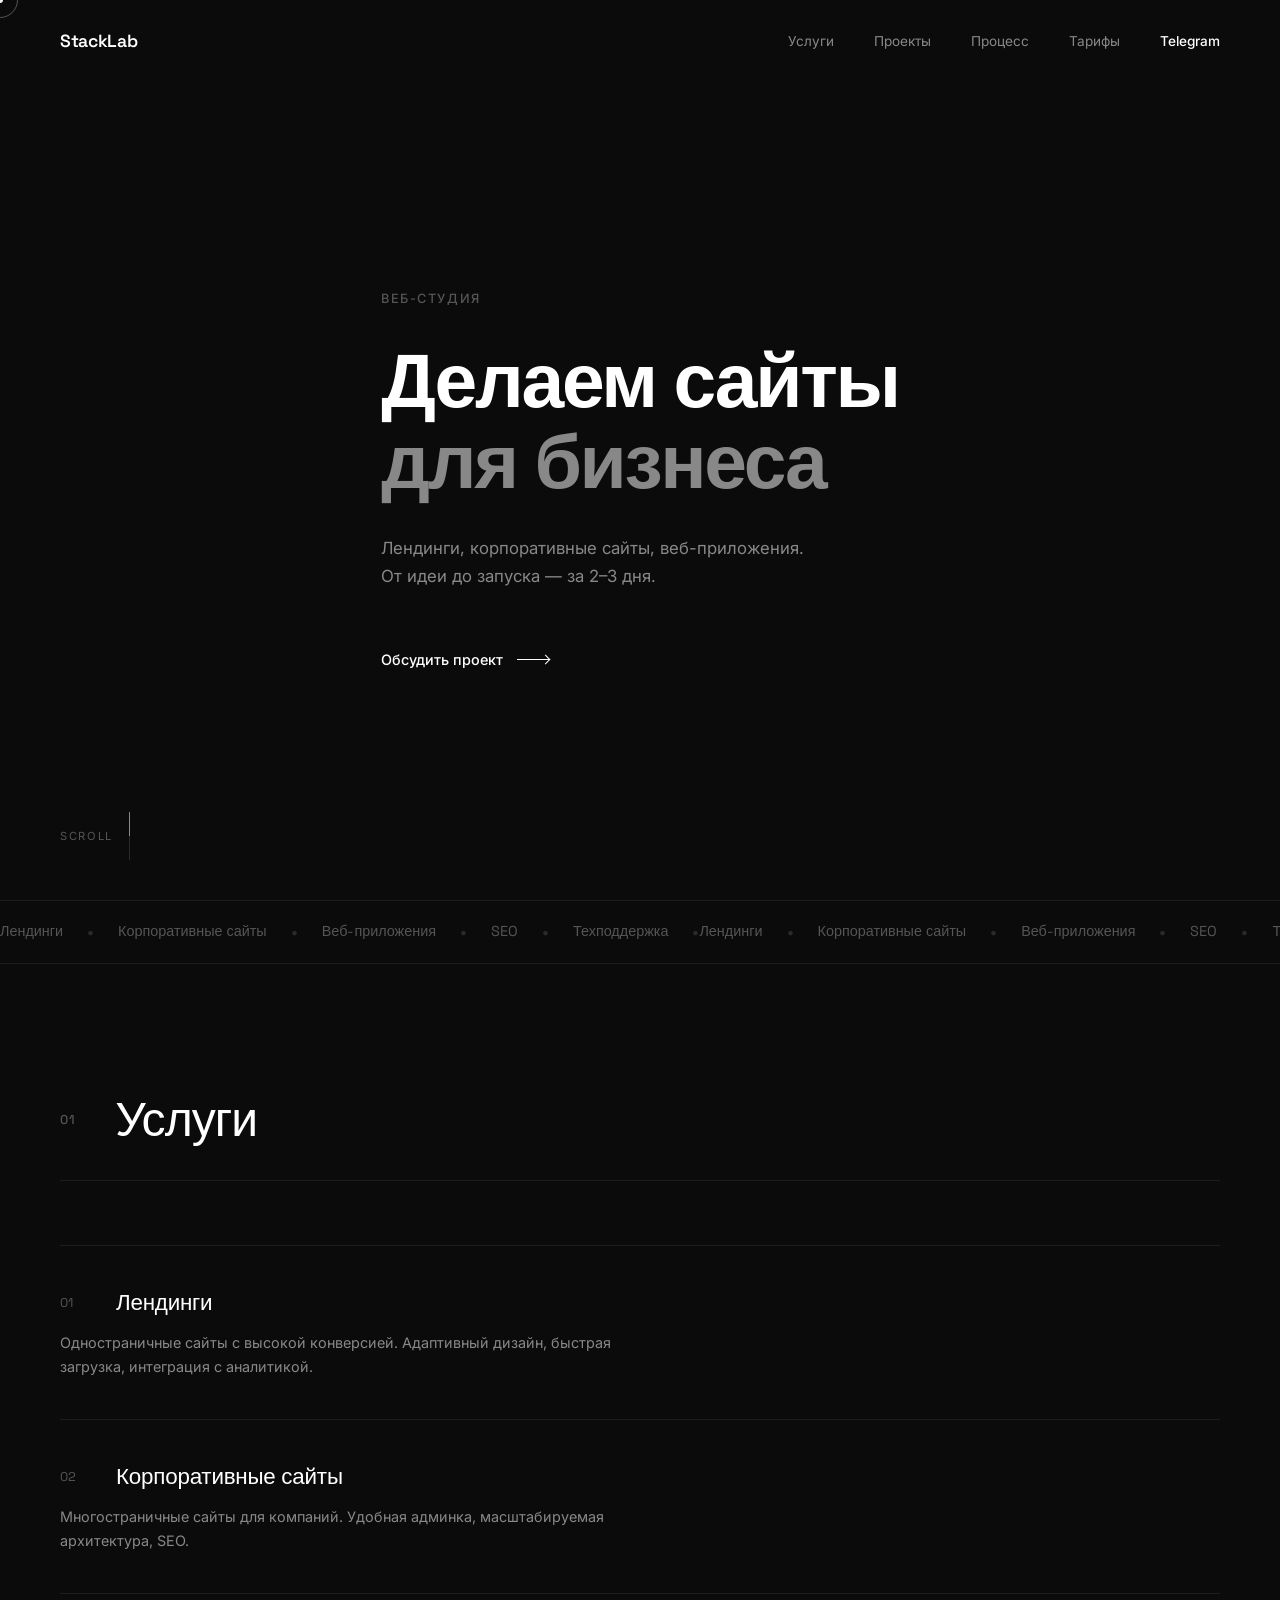
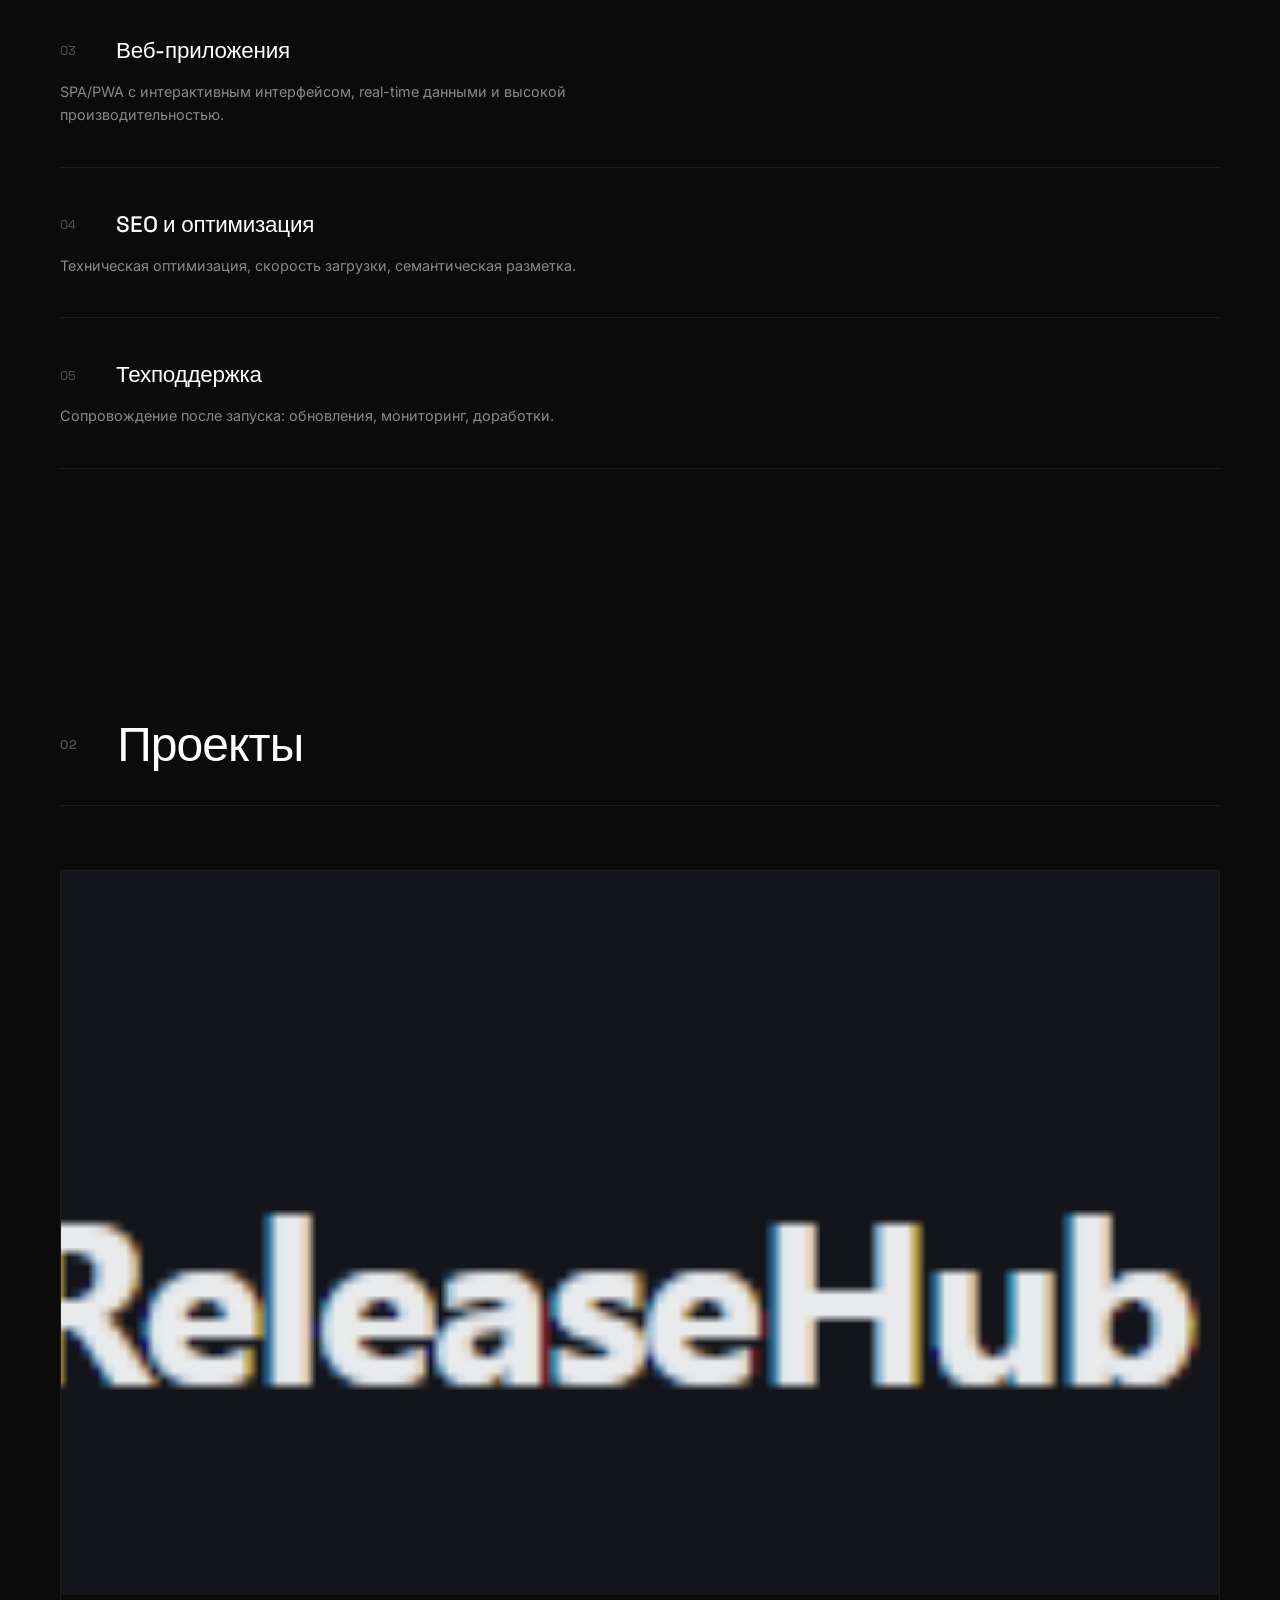
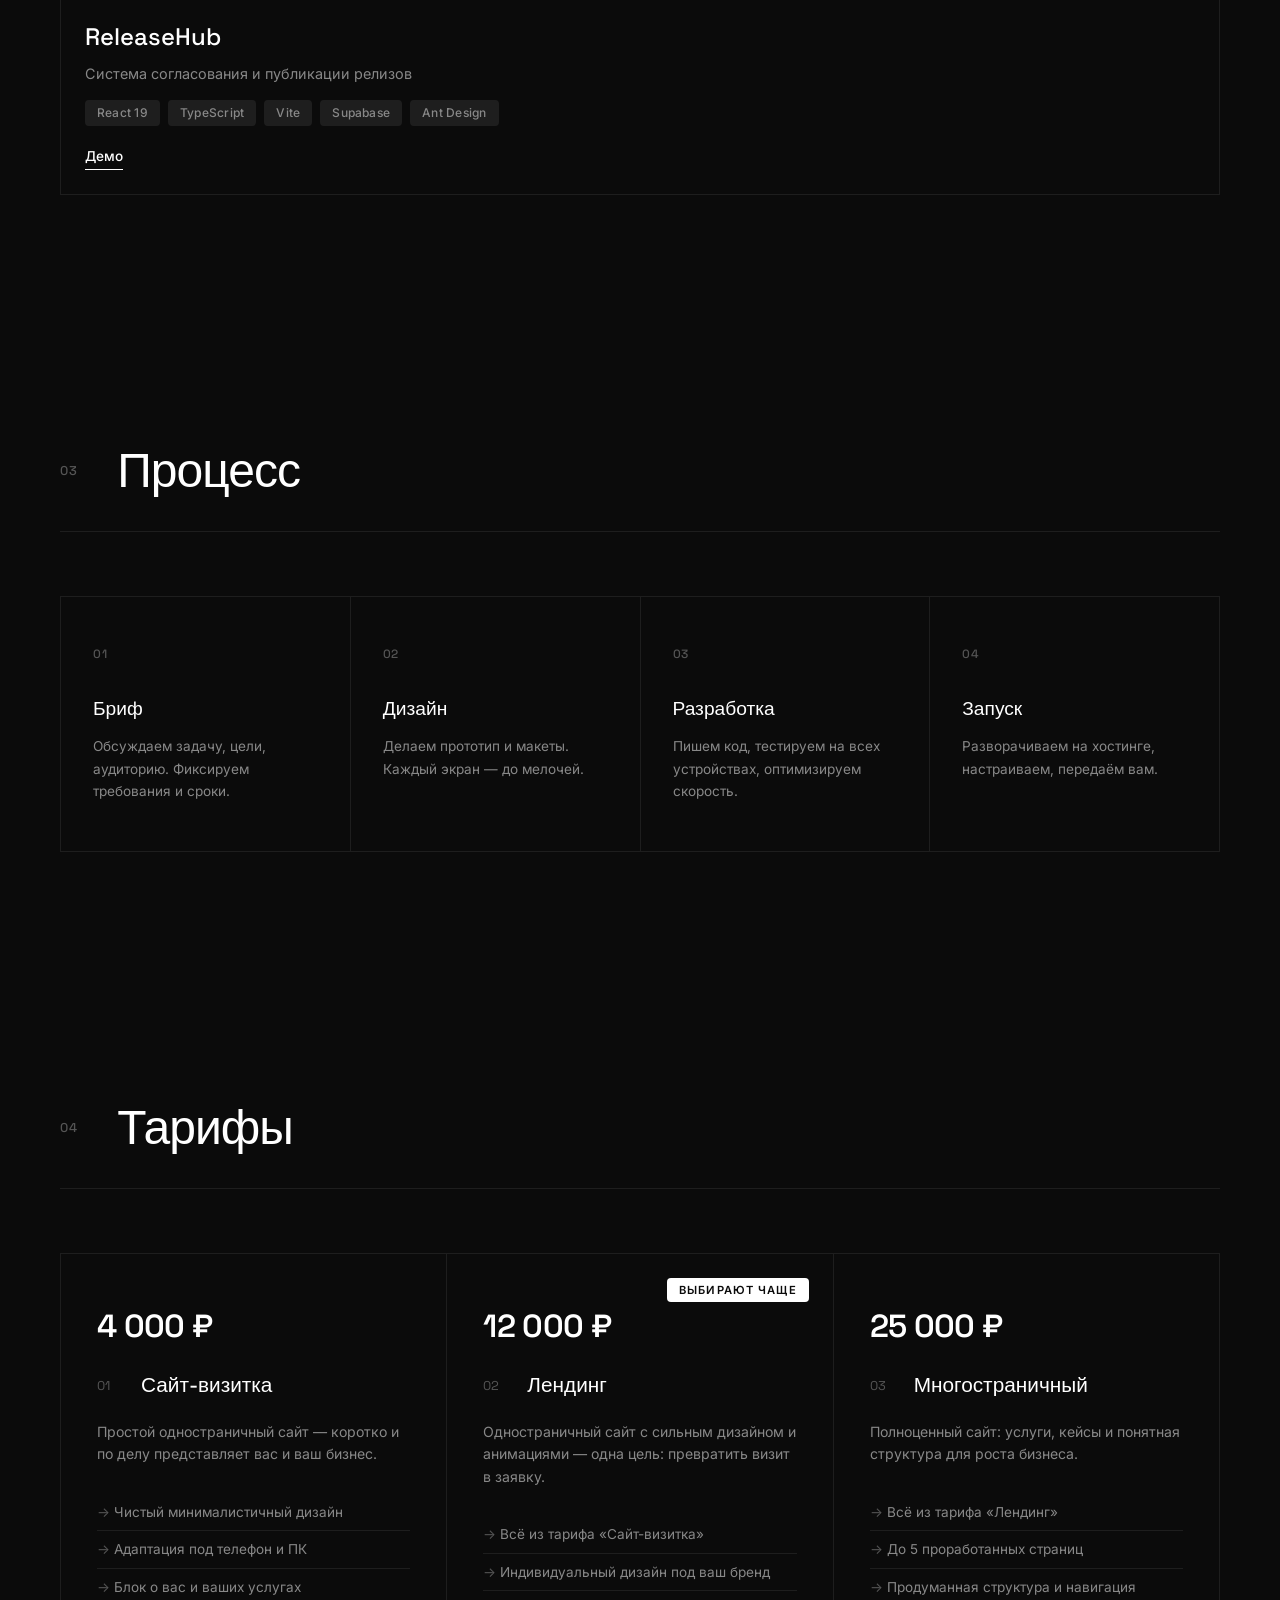
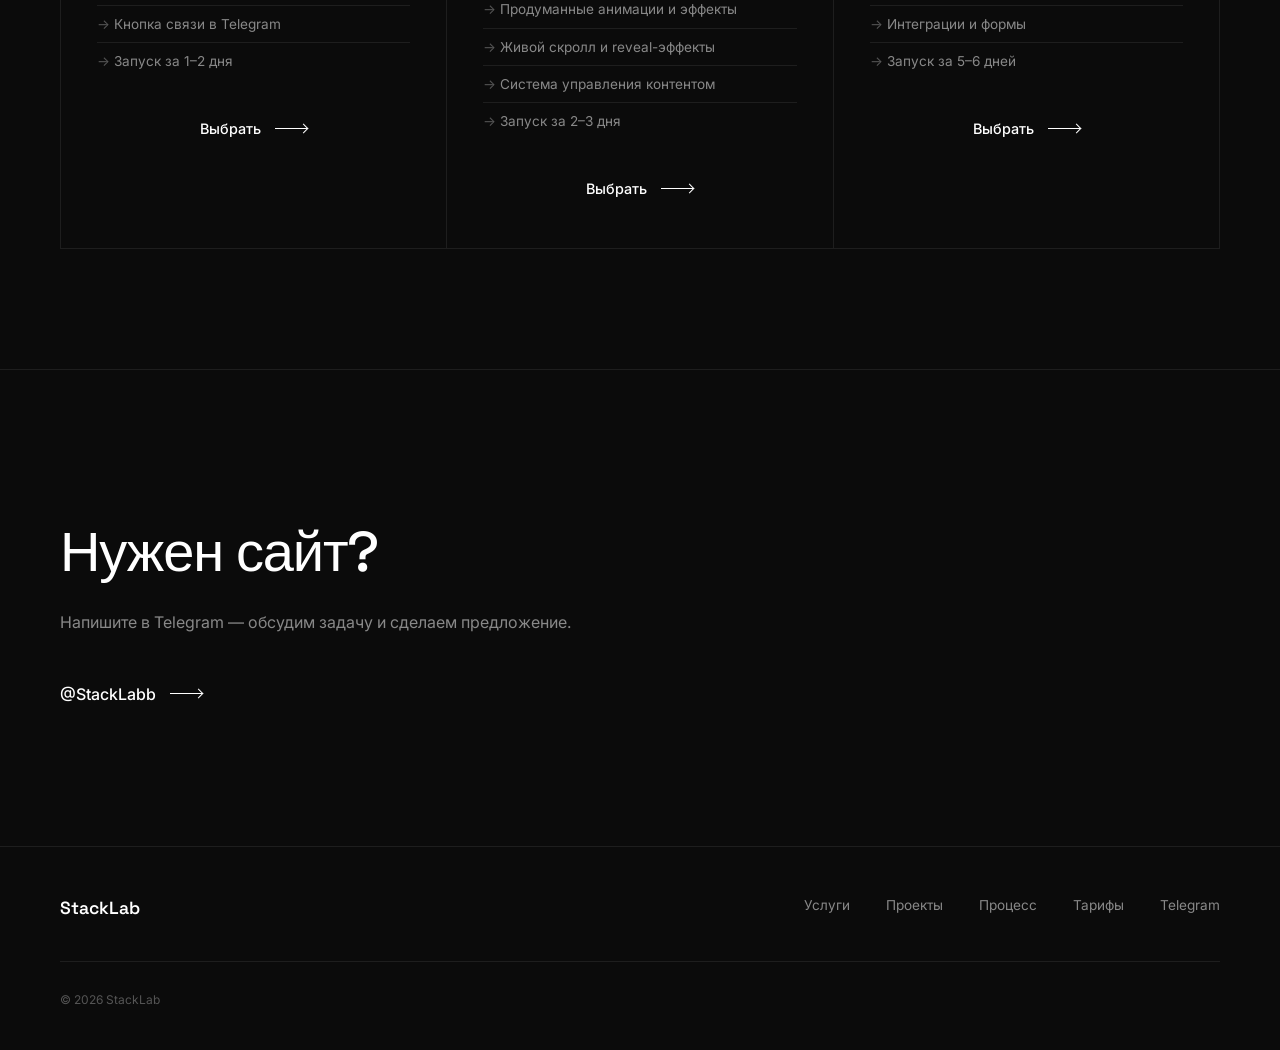
<file: site/index.html>
<!DOCTYPE html>
<html lang="ru">
<head>
  <meta charset="UTF-8">
  <meta name="viewport" content="width=device-width, initial-scale=1.0">
  <title>StackLab — Веб-студия</title>
  <link rel="preconnect" href="https://fonts.googleapis.com">
  <link rel="preconnect" href="https://fonts.gstatic.com" crossorigin>
  <link href="https://fonts.googleapis.com/css2?family=Inter:wght@300;400;500;600;700&family=Space+Grotesk:wght@400;500;600;700&display=swap" rel="stylesheet">
  <link rel="stylesheet" href="style.css">
</head>
<body>
  <div class="cursor-dot" id="cursorDot"></div>
  <div class="cursor-ring" id="cursorRing"></div>

  <nav class="nav" id="nav">
    <a href="#hero" class="nav-logo">StackLab</a>
    <div class="nav-links">
      <a href="#services" class="nav-link">Услуги</a>
      <a href="#works" class="nav-link">Проекты</a>
      <a href="#process" class="nav-link">Процесс</a>
      <a href="#pricing" class="nav-link">Тарифы</a>
      <a href="https://t.me/chrissbar" target="_blank" class="nav-link nav-cta">Telegram</a>
    </div>
    <button class="nav-burger" id="navBurger">
      <span></span>
      <span></span>
    </button>
  </nav>

  <div class="mobile-menu" id="mobileMenu">
    <div class="mobile-menu-bg" id="mobileMenuBg"></div>
    <div class="mobile-menu-inner">
      <a href="#services" class="mobile-menu-link">Услуги</a>
      <a href="#works" class="mobile-menu-link">Проекты</a>
      <a href="#process" class="mobile-menu-link">Процесс</a>
      <a href="#pricing" class="mobile-menu-link">Тарифы</a>
      <a href="https://t.me/chrissbar" target="_blank" class="mobile-menu-link">Telegram</a>
    </div>
  </div>

  <section class="hero" id="hero">
    <div class="container">
      <p class="hero-label">Веб-студия</p>
      <h1 class="hero-title">
        Делаем сайты<br>
        <span class="hero-title-accent">для бизнеса</span>
      </h1>
      <p class="hero-desc">Лендинги, корпоративные сайты, веб-приложения. От идеи до запуска — за 2–3 дня.</p>
      <a href="https://t.me/StackLabb" target="_blank" class="btn btn-arrow-btn">
        Обсудить проект
        <span class="arrow-line"></span>
      </a>
    </div>
    <div class="hero-scroll-indicator">
      <span>scroll</span>
      <div class="scroll-line"></div>
    </div>
  </section>

  <div class="marquee">
    <div class="marquee-track">
      <div class="marquee-group">
        <span>Лендинги</span>
        <span class="dot">•</span>
        <span>Корпоративные сайты</span>
        <span class="dot">•</span>
        <span>Веб-приложения</span>
        <span class="dot">•</span>
        <span>SEO</span>
        <span class="dot">•</span>
        <span>Техподдержка</span>
        <span class="dot">•</span>
      </div>
      <div class="marquee-group">
        <span>Лендинги</span>
        <span class="dot">•</span>
        <span>Корпоративные сайты</span>
        <span class="dot">•</span>
        <span>Веб-приложения</span>
        <span class="dot">•</span>
        <span>SEO</span>
        <span class="dot">•</span>
        <span>Техподдержка</span>
        <span class="dot">•</span>
      </div>
      <div class="marquee-group">
        <span>Лендинги</span>
        <span class="dot">•</span>
        <span>Корпоративные сайты</span>
        <span class="dot">•</span>
        <span>Веб-приложения</span>
        <span class="dot">•</span>
        <span>SEO</span>
        <span class="dot">•</span>
        <span>Техподдержка</span>
        <span class="dot">•</span>
      </div>
      <div class="marquee-group">
        <span>Лендинги</span>
        <span class="dot">•</span>
        <span>Корпоративные сайты</span>
        <span class="dot">•</span>
        <span>Веб-приложения</span>
        <span class="dot">•</span>
        <span>SEO</span>
        <span class="dot">•</span>
        <span>Техподдержка</span>
        <span class="dot">•</span>
      </div>
    </div>
  </div>

  <section class="services" id="services">
    <div class="container">
      <div class="section-top">
        <span class="section-num">01</span>
        <h2 class="section-title">Услуги</h2>
      </div>
      <div class="services-list">
        <div class="service-row" data-anim>
          <div class="service-row-top">
            <span class="service-num">01</span>
            <h3>Лендинги</h3>
          </div>
          <p>Одностраничные сайты с высокой конверсией. Адаптивный дизайн, быстрая загрузка, интеграция с аналитикой.</p>
        </div>
        <div class="service-row" data-anim>
          <div class="service-row-top">
            <span class="service-num">02</span>
            <h3>Корпоративные сайты</h3>
          </div>
          <p>Многостраничные сайты для компаний. Удобная админка, масштабируемая архитектура, SEO.</p>
        </div>
        <div class="service-row" data-anim>
          <div class="service-row-top">
            <span class="service-num">03</span>
            <h3>Веб-приложения</h3>
          </div>
          <p>SPA/PWA с интерактивным интерфейсом, real-time данными и высокой производительностью.</p>
        </div>
        <div class="service-row" data-anim>
          <div class="service-row-top">
            <span class="service-num">04</span>
            <h3>SEO и оптимизация</h3>
          </div>
          <p>Техническая оптимизация, скорость загрузки, семантическая разметка.</p>
        </div>
        <div class="service-row" data-anim>
          <div class="service-row-top">
            <span class="service-num">05</span>
            <h3>Техподдержка</h3>
          </div>
          <p>Сопровождение после запуска: обновления, мониторинг, доработки.</p>
        </div>
      </div>
    </div>
  </section>

  <section class="works" id="works">
    <div class="container">
      <div class="section-top">
        <span class="section-num">02</span>
        <h2 class="section-title">Проекты</h2>
      </div>
      <div class="works-grid">
        <div class="work-card work-card-full" data-anim>
          <div class="work-card-img">
            <img src="image/release-hub.png" alt="ReleaseHub">
          </div>
          <div class="work-card-info work-card-info-full">
            <h3>ReleaseHub</h3>
            <p>Система согласования и публикации релизов</p>
            <div class="work-card-tags">
              <span>React 19</span>
              <span>TypeScript</span>
              <span>Vite</span>
              <span>Supabase</span>
              <span>Ant Design</span>
            </div>
            <div class="work-card-links">
              <a href="https://release-hub-nu.vercel.app" target="_blank" class="work-link work-link-live">Демо</a>
            </div>
          </div>
        </div>
      </div>
    </div>
  </section>

  <section class="process" id="process">
    <div class="container">
      <div class="section-top">
        <span class="section-num">03</span>
        <h2 class="section-title">Процесс</h2>
      </div>
      <div class="process-grid">
        <div class="process-step" data-anim>
          <span class="step-num">01</span>
          <h3>Бриф</h3>
          <p>Обсуждаем задачу, цели, аудиторию. Фиксируем требования и сроки.</p>
        </div>
        <div class="process-step" data-anim>
          <span class="step-num">02</span>
          <h3>Дизайн</h3>
          <p>Делаем прототип и макеты. Каждый экран — до мелочей.</p>
        </div>
        <div class="process-step" data-anim>
          <span class="step-num">03</span>
          <h3>Разработка</h3>
          <p>Пишем код, тестируем на всех устройствах, оптимизируем скорость.</p>
        </div>
        <div class="process-step" data-anim>
          <span class="step-num">04</span>
          <h3>Запуск</h3>
          <p>Разворачиваем на хостинге, настраиваем, передаём вам.</p>
        </div>
      </div>
    </div>
  </section>

  <section class="pricing" id="pricing">
    <div class="container">
      <div class="section-top">
        <span class="section-num">04</span>
        <h2 class="section-title">Тарифы</h2>
      </div>
      <div class="pricing-grid">
        <div class="pricing-card" data-anim>
          <div class="pricing-price">4 000 ₽</div>
          <div class="pricing-card-top">
            <span class="pricing-num">01</span>
            <h3>Сайт-визитка</h3>
          </div>
          <p class="pricing-desc">Простой одностраничный сайт — коротко и по делу представляет вас и ваш бизнес.</p>
          <ul class="pricing-list">
            <li>Чистый минималистичный дизайн</li>
            <li>Адаптация под телефон и ПК</li>
            <li>Блок о вас и ваших услугах</li>
            <li>Кнопка связи в Telegram</li>
            <li>Запуск за 1–2 дня</li>
          </ul>
          <a href="https://t.me/chrissbar" target="_blank" class="btn btn-arrow-btn pricing-btn">
            Выбрать
            <span class="arrow-line"></span>
          </a>
        </div>
        <div class="pricing-card pricing-card-popular" data-anim>
          <div class="pricing-card-popular-badge">Выбирают чаще</div>
          <div class="pricing-price">12 000 ₽</div>
          <div class="pricing-card-top">
            <span class="pricing-num">02</span>
            <h3>Лендинг</h3>
          </div>
          <p class="pricing-desc">Одностраничный сайт с сильным дизайном и анимациями — одна цель: превратить визит в заявку.</p>
          <ul class="pricing-list">
            <li>Всё из тарифа «Сайт-визитка»</li>
            <li>Индивидуальный дизайн под ваш бренд</li>
            <li>Продуманные анимации и эффекты</li>
            <li>Живой скролл и reveal-эффекты</li>
            <li>Система управления контентом</li>
            <li>Запуск за 2–3 дня</li>
          </ul>
          <a href="https://t.me/chrissbar" target="_blank" class="btn btn-arrow-btn pricing-btn">
            Выбрать
            <span class="arrow-line"></span>
          </a>
        </div>
        <div class="pricing-card" data-anim>
          <div class="pricing-price">25 000 ₽</div>
          <div class="pricing-card-top">
            <span class="pricing-num">03</span>
            <h3>Многостраничный</h3>
          </div>
          <p class="pricing-desc">Полноценный сайт: услуги, кейсы и понятная структура для роста бизнеса.</p>
          <ul class="pricing-list">
            <li>Всё из тарифа «Лендинг»</li>
            <li>До 5 проработанных страниц</li>
            <li>Продуманная структура и навигация</li>
            <li>Интеграции и формы</li>
            <li>Запуск за 5–6 дней</li>
          </ul>
          <a href="https://t.me/StackLabb" target="_blank" class="btn btn-arrow-btn pricing-btn">
            Выбрать
            <span class="arrow-line"></span>
          </a>
        </div>
      </div>
    </div>
  </section>

  <section class="cta" id="contact">
    <div class="container">
      <h2 class="cta-title">Нужен сайт?</h2>
      <p class="cta-desc">Напишите в Telegram — обсудим задачу и сделаем предложение.</p>
      <a href="https://t.me/StackLabb" target="_blank" class="btn btn-arrow-btn btn-lg">
        @StackLabb
        <span class="arrow-line"></span>
      </a>
    </div>
  </section>

  <footer class="footer">
    <div class="container">
      <div class="footer-top">
        <a href="#hero" class="footer-logo">StackLab</a>
        <div class="footer-nav">
          <a href="#services">Услуги</a>
          <a href="#works">Проекты</a>
          <a href="#process">Процесс</a>
          <a href="#pricing">Тарифы</a>
          <a href="https://t.me/StackLabb" target="_blank">Telegram</a>
        </div>
      </div>
      <div class="footer-bottom">
        <span>© 2026 StackLab</span>
      </div>
    </div>
  </footer>

  <script src="script.js"></script>
</body>
</html>
</file>
<file: site/style.css>
/* ========================================
   RESET
   ======================================== */
*, *::before, *::after {
  margin: 0;
  padding: 0;
  box-sizing: border-box;
}

:root {
  --bg: #0b0b0b;
  --bg-raised: #131313;
  --text: #ffffff;
  --text-secondary: #888888;
  --text-muted: #555555;
  --line: #1e1e1e;
  --line-hover: #2a2a2a;
  --container: 1280px;
}

html {
  scroll-behavior: smooth;
  -webkit-font-smoothing: antialiased;
}

body {
  font-family: 'Inter', -apple-system, sans-serif;
  background: var(--bg);
  color: var(--text);
  line-height: 1.5;
  overflow-x: hidden;
}

a {
  text-decoration: none;
  color: inherit;
}

img {
  display: block;
}

/* ========================================
   CUSTOM CURSOR
   ======================================== */
.cursor-dot {
  position: fixed;
  width: 6px;
  height: 6px;
  background: #fff;
  border-radius: 50%;
  pointer-events: none;
  z-index: 10000;
  mix-blend-mode: difference;
  transform: translate(-50%, -50%);
}

.cursor-ring {
  position: fixed;
  width: 36px;
  height: 36px;
  border: 1px solid rgba(255,255,255,0.3);
  border-radius: 50%;
  pointer-events: none;
  z-index: 9999;
  transform: translate(-50%, -50%);
  transition: width 0.3s, height 0.3s, border-color 0.3s;
}

body:hover .cursor-dot.hovered {
  width: 10px;
  height: 10px;
}

body:hover .cursor-ring.hovered {
  width: 56px;
  height: 56px;
  border-color: rgba(255,255,255,0.15);
}

@media (max-width: 768px) {
  .cursor-dot, .cursor-ring { display: none; }
}

/* ========================================
   CONTAINER
   ======================================== */
.container {
  max-width: var(--container);
  margin: 0 auto;
  padding: 0 60px;
}

@media (max-width: 768px) {
  .container { padding: 0 24px; }
}

/* ========================================
   NAVIGATION
   ======================================== */
.nav {
  position: fixed;
  top: 0;
  left: 0;
  width: 100%;
  padding: 28px 60px;
  display: flex;
  align-items: center;
  justify-content: space-between;
  z-index: 1000;
  transition: padding 0.3s, background 0.3s, border 0.3s;
}

.nav.scrolled {
  padding: 20px 60px;
  background: rgba(11,11,11,0.85);
  backdrop-filter: blur(16px);
  -webkit-backdrop-filter: blur(16px);
  border-bottom: 1px solid var(--line);
}

.nav-logo {
  font-family: 'Space Grotesk', sans-serif;
  font-size: 1.1rem;
  font-weight: 600;
  letter-spacing: -0.02em;
}

.nav-links {
  display: flex;
  align-items: center;
  gap: 40px;
}

.nav-link {
  font-size: 0.85rem;
  font-weight: 400;
  color: var(--text-secondary);
  transition: color 0.3s;
}

.nav-link:hover {
  color: var(--text);
}

.nav-cta {
  color: var(--text) !important;
  font-weight: 500;
}

.nav-burger {
  display: none;
  flex-direction: column;
  gap: 6px;
  padding: 4px;
}

.nav-burger span {
  display: block;
  width: 20px;
  height: 1.5px;
  background: var(--text);
  transition: transform 0.3s, opacity 0.3s;
}

.nav-burger.active span:nth-child(1) {
  transform: translateY(7.5px) rotate(45deg);
}

.nav-burger.active span:nth-child(2) {
  opacity: 0;
}

@media (max-width: 768px) {
  .nav { padding: 20px 24px; }
  .nav.scrolled { padding: 16px 24px; }
  .nav-links { display: none; }
  .nav-burger { display: flex; }
}

/* ========================================
   MOBILE MENU
   ======================================== */
.mobile-menu {
  position: fixed;
  top: 0;
  left: 0;
  width: 100%;
  height: 100%;
  z-index: 999;
  opacity: 0;
  visibility: hidden;
  transition: opacity 0.4s, visibility 0.4s;
}

.mobile-menu.open {
  opacity: 1;
  visibility: visible;
}

.mobile-menu-bg {
  position: absolute;
  inset: 0;
  background: var(--bg);
}

.mobile-menu-inner {
  position: relative;
  z-index: 1;
  display: flex;
  flex-direction: column;
  align-items: center;
  justify-content: center;
  height: 100%;
  gap: 32px;
}

.mobile-menu-link {
  font-family: 'Space Grotesk', sans-serif;
  font-size: 2.5rem;
  font-weight: 500;
  color: var(--text-secondary);
  transition: color 0.3s;
}

.mobile-menu-link:hover {
  color: var(--text);
}

/* ========================================
   HERO
   ======================================== */
.hero {
  min-height: 100vh;
  display: flex;
  flex-direction: column;
  justify-content: center;
  padding: 140px 0 80px;
}

.hero-label {
  font-size: 0.8rem;
  font-weight: 500;
  color: var(--text-muted);
  text-transform: uppercase;
  letter-spacing: 0.12em;
  margin-bottom: 32px;
}

.hero-title {
  font-family: 'Space Grotesk', sans-serif;
  font-size: clamp(2.8rem, 6vw, 5.5rem);
  font-weight: 600;
  line-height: 1.05;
  letter-spacing: -0.03em;
  margin-bottom: 32px;
  max-width: 800px;
}

.hero-title-accent {
  color: var(--text-secondary);
}

.hero-desc {
  font-size: 1.05rem;
  color: var(--text-secondary);
  line-height: 1.7;
  max-width: 440px;
  margin-bottom: 56px;
}

.btn {
  display: inline-flex;
  align-items: center;
  gap: 14px;
  font-size: 0.9rem;
  font-weight: 500;
  color: var(--text);
  transition: color 0.3s;
}

.btn:hover {
  color: var(--text-secondary);
}

.arrow-line {
  display: block;
  width: 32px;
  height: 1px;
  background: currentColor;
  position: relative;
  transition: width 0.3s;
}

.arrow-line::after {
  content: '';
  position: absolute;
  right: 0;
  top: -3px;
  width: 7px;
  height: 7px;
  border-right: 1px solid currentColor;
  border-top: 1px solid currentColor;
  transform: rotate(45deg);
}

.btn:hover .arrow-line {
  width: 48px;
}

.btn-lg {
  font-size: 1rem;
}

.btn-full {
  width: 100%;
  justify-content: center;
}

.hero-scroll-indicator {
  position: absolute;
  bottom: 40px;
  left: 60px;
  display: flex;
  align-items: center;
  gap: 16px;
}

.hero-scroll-indicator span {
  font-size: 0.7rem;
  text-transform: uppercase;
  letter-spacing: 0.15em;
  color: var(--text-muted);
}

.scroll-line {
  width: 1px;
  height: 48px;
  background: var(--line-hover);
  position: relative;
  overflow: hidden;
}

.scroll-line::after {
  content: '';
  position: absolute;
  top: 0;
  left: 0;
  width: 100%;
  height: 50%;
  background: var(--text-secondary);
  animation: scrollDown 2s ease-in-out infinite;
}

@keyframes scrollDown {
  0% { transform: translateY(-100%); }
  100% { transform: translateY(200%); }
}

@media (max-width: 768px) {
  .hero-scroll-indicator { display: none; }
}

/* ========================================
   MARQUEE
   ======================================== */
.marquee {
  border-top: 1px solid var(--line);
  border-bottom: 1px solid var(--line);
  padding: 20px 0;
  overflow: hidden;
}

.marquee-track {
  display: flex;
  gap: 0;
  animation: marquee 20s linear infinite;
  width: max-content;
}

.marquee-group {
  display: flex;
  gap: 24px;
  align-items: center;
  flex-shrink: 0;
}

.marquee-group span {
  font-family: 'Space Grotesk', sans-serif;
  font-size: 0.9rem;
  font-weight: 400;
  color: var(--text-muted);
  white-space: nowrap;
  transition: color 0.3s;
}

.marquee-group span:hover {
  color: var(--text);
}

.dot {
  color: var(--line-hover) !important;
  font-size: 1.2rem !important;
  line-height: 1 !important;
  align-self: center;
}

@keyframes marquee {
  0% { transform: translateX(0); }
  100% { transform: translateX(-50%); }
}

/* ========================================
   SECTION COMMON
   ======================================== */
.section-top {
  display: flex;
  align-items: center;
  gap: 40px;
  margin-bottom: 64px;
  padding-bottom: 24px;
  border-bottom: 1px solid var(--line);
}

.section-num {
  font-family: 'Space Grotesk', sans-serif;
  font-size: 0.8rem;
  font-weight: 500;
  color: var(--text-muted);
  letter-spacing: 0.05em;
}

.section-title {
  font-family: 'Space Grotesk', sans-serif;
  font-size: clamp(2rem, 4vw, 3rem);
  font-weight: 500;
  letter-spacing: -0.02em;
}

/* ========================================
   SERVICES
   ======================================== */
.services {
  padding: 120px 0;
}

.services-list {
  border-top: 1px solid var(--line);
}

.service-row {
  padding: 40px 0;
  border-bottom: 1px solid var(--line);
  transition: all 0.3s;
}

.service-row:hover {
  padding-left: 24px;
}

.service-row-top {
  display: flex;
  align-items: center;
  gap: 32px;
  margin-bottom: 12px;
}

.service-row .service-num {
  font-family: 'Space Grotesk', sans-serif;
  font-size: 0.8rem;
  color: var(--text-muted);
  min-width: 24px;
}

.service-row h3 {
  font-family: 'Space Grotesk', sans-serif;
  font-size: 1.4rem;
  font-weight: 500;
  letter-spacing: -0.01em;
}

.service-row p {
  font-size: 0.9rem;
  color: var(--text-secondary);
  line-height: 1.65;
  max-width: 560px;
}

/* ========================================
   WORKS
   ======================================== */
.works {
  padding: 120px 0;
}

.works-grid {
  display: grid;
  grid-template-columns: repeat(2, 1fr);
  gap: 1px;
  background: var(--line);
  border: 1px solid var(--line);
}

.work-card {
  background: var(--bg);
  overflow: hidden;
  transition: background 0.3s;
}

.work-card:hover {
  background: var(--bg-raised);
}

.work-card-img {
  aspect-ratio: 16 / 10;
  overflow: hidden;
}

.work-card-img img {
  width: 100%;
  height: 100%;
  object-fit: cover;
  transition: transform 0.6s;
  filter: grayscale(30%);
}

.work-card:hover .work-card-img img {
  transform: scale(1.04);
  filter: grayscale(0%);
}

.work-card-info {
  padding: 24px;
}

.work-card-info h3 {
  font-family: 'Space Grotesk', sans-serif;
  font-size: 1.1rem;
  font-weight: 500;
  margin-bottom: 4px;
}

.work-card-info p {
  font-size: 0.8rem;
  color: var(--text-muted);
}

.work-card-full {
  grid-column: 1 / -1;
}

.work-card-info-full h3 {
  font-size: 1.5rem;
  margin-bottom: 8px;
}

.work-card-info-full p {
  font-size: 0.9rem;
  color: var(--text-secondary);
  margin-bottom: 16px;
}

.work-card-tags {
  display: flex;
  gap: 8px;
  flex-wrap: wrap;
  margin-bottom: 20px;
}

.work-card-tags span {
  font-size: 0.75rem;
  font-weight: 500;
  padding: 4px 12px;
  background: var(--line);
  border-radius: 4px;
  color: var(--text-secondary);
  letter-spacing: 0.02em;
}

.work-card-links {
  display: flex;
  gap: 24px;
}

.work-link {
  font-size: 0.85rem;
  font-weight: 500;
  color: var(--text-secondary);
  transition: color 0.3s;
  padding-bottom: 2px;
  border-bottom: 1px solid var(--line);
}

.work-link:hover {
  color: var(--text);
  border-bottom-color: var(--text);
}

.work-link-live {
  color: var(--accent);
  border-bottom-color: var(--accent);
}

.work-link-live:hover {
  color: #fff;
  border-bottom-color: #fff;
}

@media (max-width: 768px) {
  .works-grid { grid-template-columns: 1fr; }
}

/* ========================================
   PROCESS
   ======================================== */
.process {
  padding: 120px 0;
}

.process-grid {
  display: grid;
  grid-template-columns: repeat(4, 1fr);
  gap: 1px;
  background: var(--line);
  border: 1px solid var(--line);
}

.process-step {
  background: var(--bg);
  padding: 48px 32px;
  transition: background 0.3s;
}

.process-step:hover {
  background: var(--bg-raised);
}

.step-num {
  font-family: 'Space Grotesk', sans-serif;
  font-size: 0.75rem;
  font-weight: 500;
  color: var(--text-muted);
  letter-spacing: 0.05em;
  display: block;
  margin-bottom: 32px;
}

.process-step h3 {
  font-family: 'Space Grotesk', sans-serif;
  font-size: 1.2rem;
  font-weight: 500;
  margin-bottom: 12px;
}

.process-step p {
  font-size: 0.85rem;
  color: var(--text-secondary);
  line-height: 1.65;
}

@media (max-width: 1024px) {
  .process-grid { grid-template-columns: repeat(2, 1fr); }
}

@media (max-width: 640px) {
  .process-grid { grid-template-columns: 1fr; }
}

/* ========================================
   PRICING
   ======================================== */
.pricing {
  padding: 120px 0;
}

.pricing-grid {
  display: grid;
  grid-template-columns: repeat(3, 1fr);
  gap: 1px;
  background: var(--line);
  border: 1px solid var(--line);
}

.pricing-card {
  background: var(--bg);
  padding: 48px 36px;
  transition: background 0.3s;
  position: relative;
}

.pricing-card:hover {
  background: var(--bg-raised);
}

.pricing-price {
  font-family: 'Space Grotesk', sans-serif;
  font-size: 2rem;
  font-weight: 600;
  letter-spacing: -0.02em;
  margin-bottom: 20px;
}

.pricing-card-popular-badge {
  position: absolute;
  top: 24px;
  right: 24px;
  font-size: 0.7rem;
  font-weight: 600;
  text-transform: uppercase;
  letter-spacing: 0.1em;
  color: var(--bg);
  background: var(--text);
  padding: 4px 12px;
  border-radius: 4px;
}

.pricing-card-top {
  display: flex;
  align-items: center;
  gap: 20px;
  margin-bottom: 20px;
}

.pricing-num {
  font-family: 'Space Grotesk', sans-serif;
  font-size: 0.8rem;
  color: var(--text-muted);
  min-width: 24px;
}

.pricing-card h3 {
  font-family: 'Space Grotesk', sans-serif;
  font-size: 1.3rem;
  font-weight: 500;
}

.pricing-desc {
  font-size: 0.88rem;
  color: var(--text-secondary);
  line-height: 1.6;
  margin-bottom: 28px;
}

.pricing-list {
  list-style: none;
  margin-bottom: 36px;
}

.pricing-list li {
  font-size: 0.85rem;
  color: var(--text-secondary);
  padding: 8px 0;
  border-bottom: 1px solid var(--line);
}

.pricing-list li:last-child {
  border-bottom: none;
}

.pricing-list li::before {
  content: '→ ';
  color: var(--text-muted);
}

.pricing-btn {
  width: 100%;
  justify-content: center;
}

@media (max-width: 1024px) {
  .pricing-grid {
    grid-template-columns: 1fr;
  }
}

/* ========================================
   CTA
   ======================================== */
.cta {
  padding: 140px 0;
  border-top: 1px solid var(--line);
}

.cta-title {
  font-family: 'Space Grotesk', sans-serif;
  font-size: clamp(2.2rem, 4.5vw, 3.5rem);
  font-weight: 500;
  letter-spacing: -0.02em;
  margin-bottom: 16px;
}

.cta-desc {
  font-size: 1rem;
  color: var(--text-secondary);
  margin-bottom: 48px;
}

/* ========================================
   FOOTER
   ======================================== */
.footer {
  border-top: 1px solid var(--line);
  padding: 48px 0 40px;
}

.footer-top {
  display: flex;
  justify-content: space-between;
  align-items: flex-start;
  margin-bottom: 40px;
}

.footer-logo {
  font-family: 'Space Grotesk', sans-serif;
  font-size: 1.1rem;
  font-weight: 600;
}

.footer-nav {
  display: flex;
  gap: 36px;
}

.footer-nav a {
  font-size: 0.85rem;
  color: var(--text-secondary);
  transition: color 0.3s;
}

.footer-nav a:hover {
  color: var(--text);
}

.footer-bottom {
  padding-top: 24px;
  border-top: 1px solid var(--line);
}

.footer-bottom span {
  font-size: 0.75rem;
  color: var(--text-muted);
}

@media (max-width: 768px) {
  .footer-top {
    flex-direction: column;
    gap: 24px;
  }
  .footer-nav {
    flex-wrap: wrap;
    gap: 20px;
  }
}

/* ========================================
   ANIMATIONS
   ======================================== */
[data-anim] {
  opacity: 0;
  transform: translateY(20px);
  transition: opacity 0.6s ease, transform 0.6s ease;
}

[data-anim].visible {
  opacity: 1;
  transform: translateY(0);
}

/* ========================================
   SCROLLBAR
   ======================================== */
::-webkit-scrollbar {
  width: 4px;
}

::-webkit-scrollbar-track {
  background: var(--bg);
}

::-webkit-scrollbar-thumb {
  background: var(--line-hover);
  border-radius: 2px;
}

::selection {
  background: rgba(255,255,255,0.15);
  color: #fff;
}
</file>
